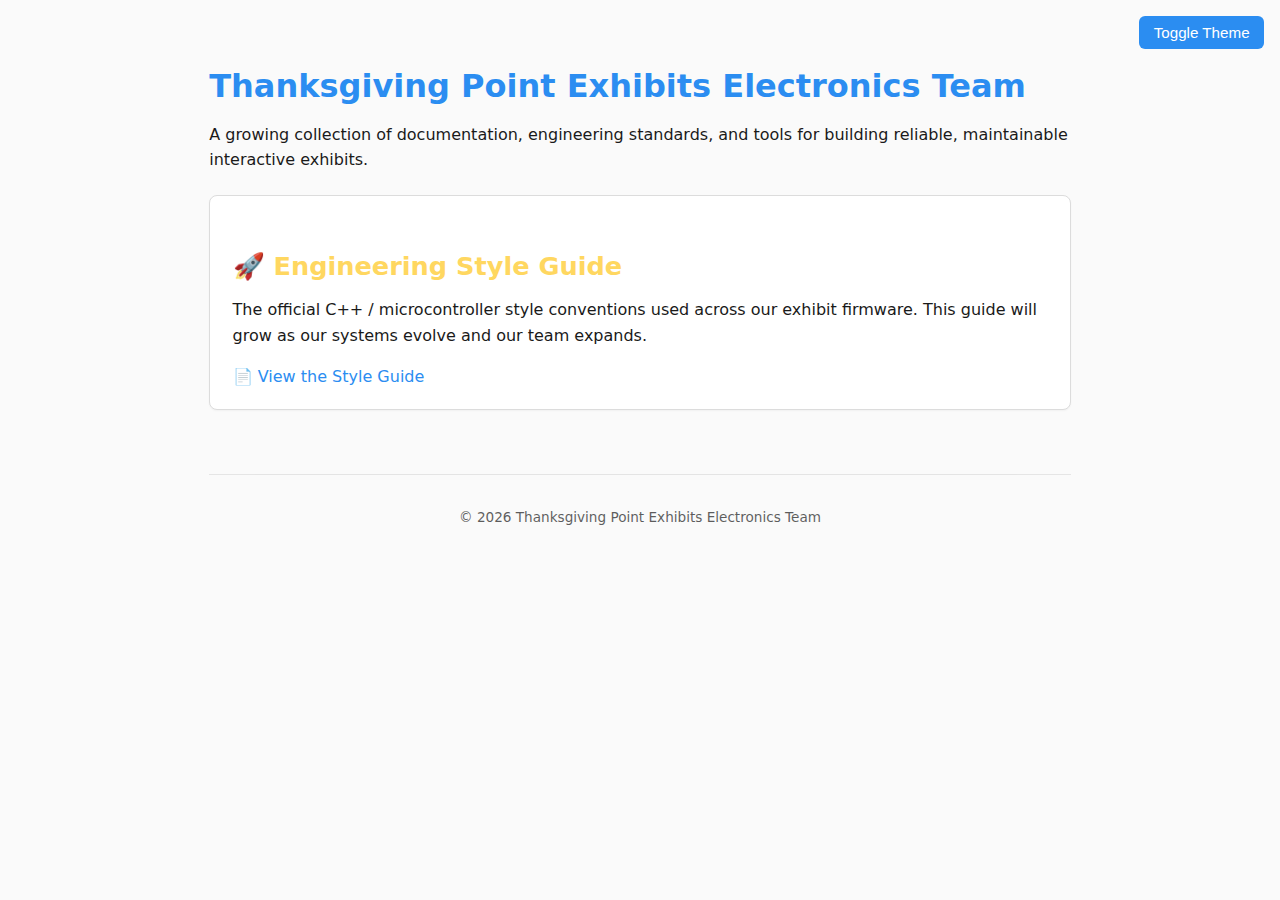
<file: index.html>
<!doctype html>
<html lang="en">
  <head>
    <meta charset="UTF-8" />
    <meta name="viewport" content="width=device-width, initial-scale=1.0" />
    <title>
      Thanksgiving Point Exhibits Electronics Team – Engineering Docs
    </title>

    <!-- Apply theme -->
    <link rel="stylesheet" href="theme.css" />
  </head>

  <body>
    <button class="theme-toggle" id="themeToggle">Toggle Theme</button>

    <div class="container">
      <header>
        <h1>Thanksgiving Point Exhibits Electronics Team</h1>
        <p>
          A growing collection of documentation, engineering standards, and
          tools for building reliable, maintainable interactive exhibits.
        </p>
      </header>

      <div class="card">
        <h2 class="card-title">🚀 Engineering Style Guide</h2>
        <p>
          The official C++ / microcontroller style conventions used across our
          exhibit firmware. This guide will grow as our systems evolve and our
          team expands.
        </p>

        <a class="main-link" href="styleguide.html">📄 View the Style Guide</a>
      </div>

      <footer>
        © <span id="year"></span> Thanksgiving Point Exhibits Electronics Team
      </footer>
    </div>

    <script>
      const root = document.documentElement;
      const btn = document.getElementById("themeToggle");

      // Load saved theme
      if (localStorage.getItem("theme") === "dark") {
        root.classList.add("dark");
      }

      btn.addEventListener("click", () => {
        root.classList.toggle("dark");
        const mode = root.classList.contains("dark") ? "dark" : "light";
        localStorage.setItem("theme", mode);
      });

      // Footer year updater
      document.getElementById("year").textContent = new Date().getFullYear();
    </script>
  </body>
</html>
</file>
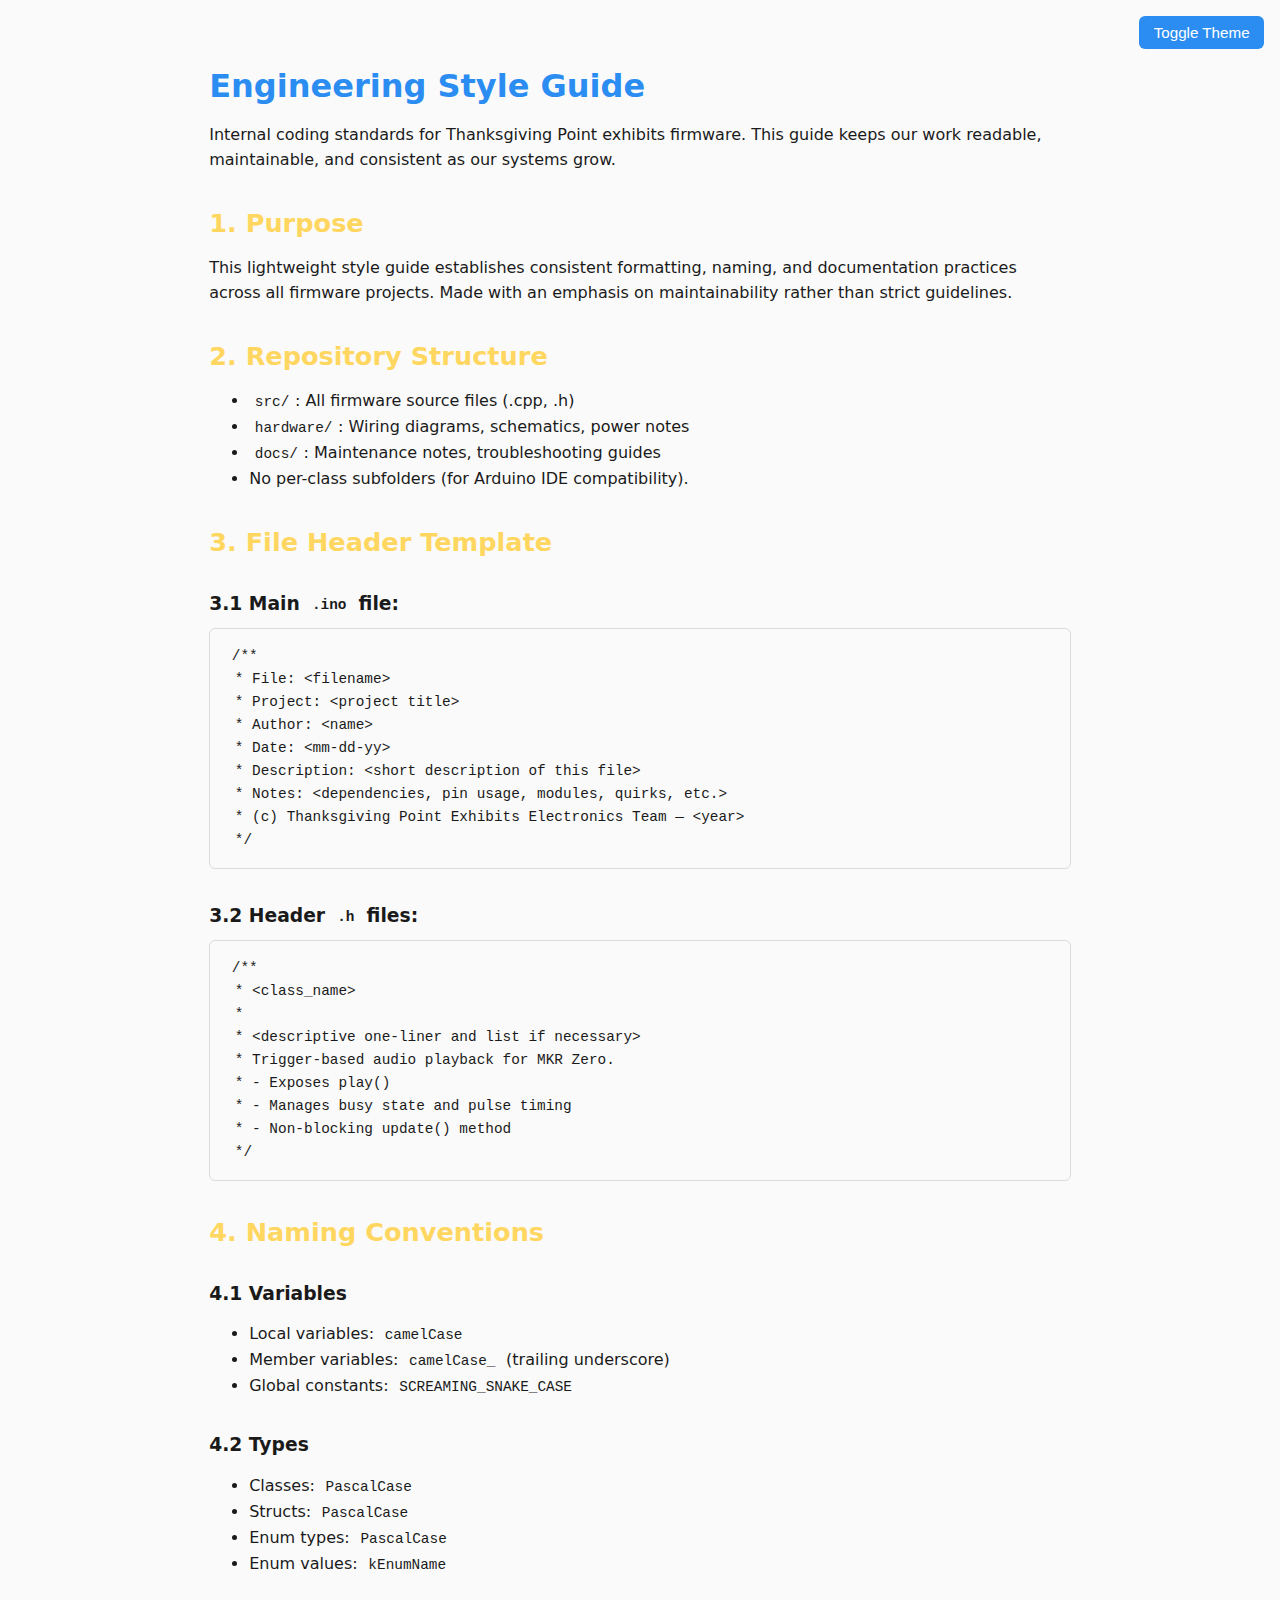
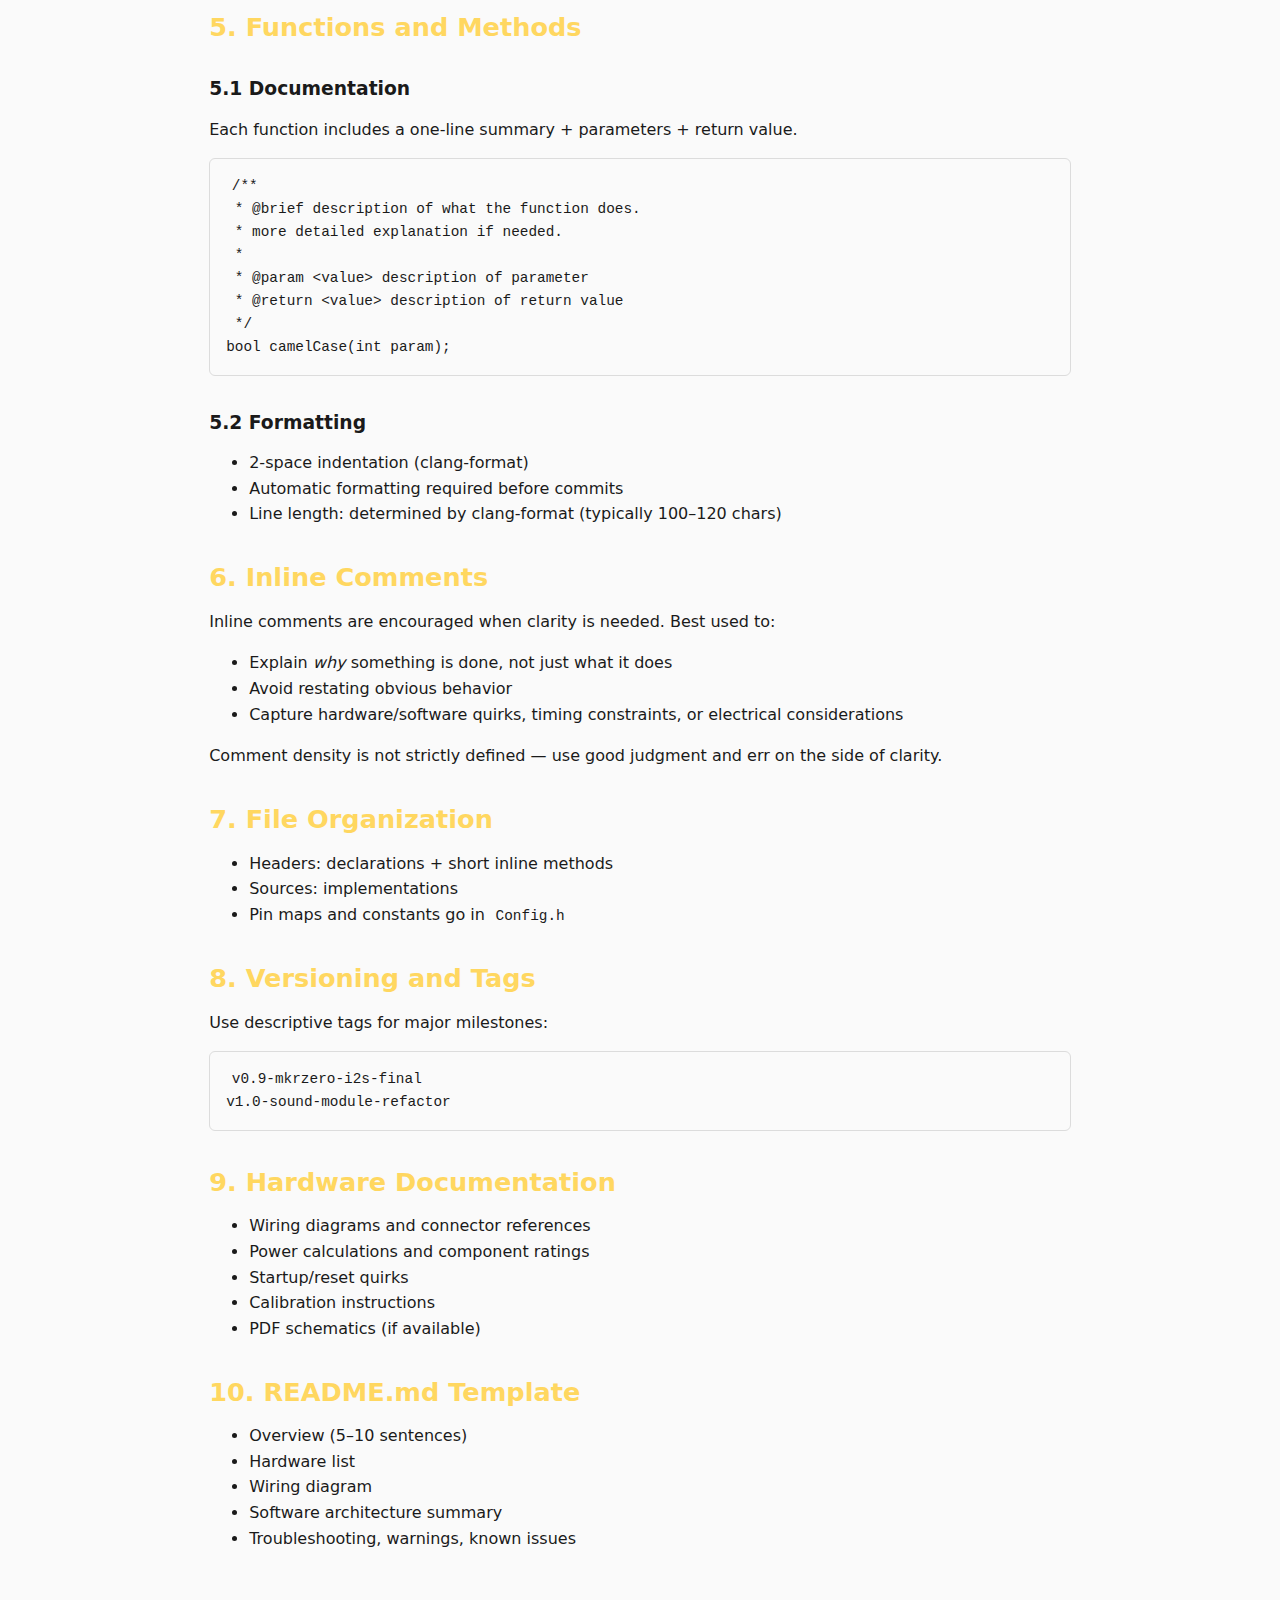
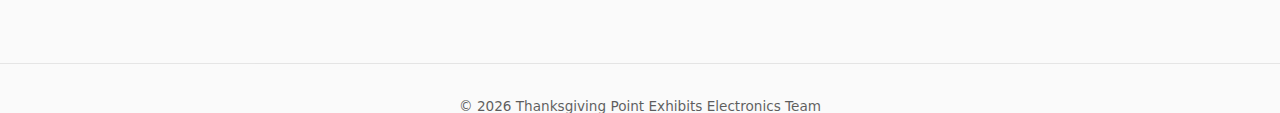
<file: styleguide.html>
<!doctype html>
<html lang="en">
  <head>
    <meta charset="UTF-8" />
    <meta name="viewport" content="width=device-width, initial-scale=1.0" />
    <title>Engineering Style Guide</title>

    <!-- Shared theme -->
    <link rel="stylesheet" href="theme.css" />
  </head>

  <body>
    <!-- Dark/Light mode toggle -->
    <button class="theme-toggle" id="themeToggle">Toggle Theme</button>

    <div class="container">
      <header>
        <h1>Engineering Style Guide</h1>
        <p>
          Internal coding standards for Thanksgiving Point exhibits firmware.
          This guide keeps our work readable, maintainable, and consistent as
          our systems grow.
        </p>
      </header>

      <h2>1. Purpose</h2>
      <p>
        This lightweight style guide establishes consistent formatting, naming,
        and documentation practices across all firmware projects. Made with an
        emphasis on maintainability rather than strict guidelines.
      </p>

      <h2>2. Repository Structure</h2>
      <ul>
        <li><code>src/</code>: All firmware source files (.cpp, .h)</li>
        <li>
          <code>hardware/</code>: Wiring diagrams, schematics, power notes
        </li>
        <li><code>docs/</code>: Maintenance notes, troubleshooting guides</li>
        <li>No per-class subfolders (for Arduino IDE compatibility).</li>
      </ul>

      <h2>3. File Header Template</h2>

      <h3>3.1 Main <code>.ino</code> file:</h3>
      <pre><code>/**
 * File: &lt;filename&gt;
 * Project: &lt;project title&gt;
 * Author: &lt;name&gt;
 * Date: &lt;mm-dd-yy&gt;
 * Description: &lt;short description of this file&gt;
 * Notes: &lt;dependencies, pin usage, modules, quirks, etc.&gt;
 * (c) Thanksgiving Point Exhibits Electronics Team — &lt;year&gt;
 */
</code></pre>

      <h3>3.2 Header <code>.h</code> files:</h3>
      <pre><code>/**
 * &lt;class_name&gt;
 *
 * &lt;descriptive one-liner and list if necessary&gt;
 * Trigger-based audio playback for MKR Zero.
 * - Exposes play()
 * - Manages busy state and pulse timing
 * - Non-blocking update() method
 */
</code></pre>

      <h2>4. Naming Conventions</h2>

      <h3>4.1 Variables</h3>
      <ul>
        <li>Local variables: <code>camelCase</code></li>
        <li>Member variables: <code>camelCase_</code> (trailing underscore)</li>
        <li>Global constants: <code>SCREAMING_SNAKE_CASE</code></li>
      </ul>

      <h3>4.2 Types</h3>
      <ul>
        <li>Classes: <code>PascalCase</code></li>
        <li>Structs: <code>PascalCase</code></li>
        <li>Enum types: <code>PascalCase</code></li>
        <li>Enum values: <code>kEnumName</code></li>
      </ul>

      <h2>5. Functions and Methods</h2>

      <h3>5.1 Documentation</h3>
      <p>
        Each function includes a one-line summary + parameters + return value.
      </p>

      <pre><code>/**
 * @brief description of what the function does.
 * more detailed explanation if needed.
 *
 * @param &lt;value&gt; description of parameter
 * @return &lt;value&gt; description of return value
 */
bool camelCase(int param);
</code></pre>

      <h3>5.2 Formatting</h3>
      <ul>
        <li>2-space indentation (clang-format)</li>
        <li>Automatic formatting required before commits</li>
        <li>
          Line length: determined by clang-format (typically 100–120 chars)
        </li>
      </ul>

      <h2>6. Inline Comments</h2>
      <p>
        Inline comments are encouraged when clarity is needed. Best used to:
      </p>

      <ul>
        <li>Explain <em>why</em> something is done, not just what it does</li>
        <li>Avoid restating obvious behavior</li>
        <li>
          Capture hardware/software quirks, timing constraints, or electrical
          considerations
        </li>
      </ul>

      <p>
        Comment density is not strictly defined — use good judgment and err on
        the side of clarity.
      </p>

      <h2>7. File Organization</h2>
      <ul>
        <li>Headers: declarations + short inline methods</li>
        <li>Sources: implementations</li>
        <li>Pin maps and constants go in <code>Config.h</code></li>
      </ul>

      <h2>8. Versioning and Tags</h2>
      <p>Use descriptive tags for major milestones:</p>

      <pre><code>v0.9-mkrzero-i2s-final
v1.0-sound-module-refactor
</code></pre>

      <h2>9. Hardware Documentation</h2>
      <ul>
        <li>Wiring diagrams and connector references</li>
        <li>Power calculations and component ratings</li>
        <li>Startup/reset quirks</li>
        <li>Calibration instructions</li>
        <li>PDF schematics (if available)</li>
      </ul>

      <h2>10. README.md Template</h2>
      <ul>
        <li>Overview (5–10 sentences)</li>
        <li>Hardware list</li>
        <li>Wiring diagram</li>
        <li>Software architecture summary</li>
        <li>Troubleshooting, warnings, known issues</li>
      </ul>
    </div>
    <!-- end container -->

    <footer>
      © <span id="year"></span> Thanksgiving Point Exhibits Electronics Team
    </footer>

    <script>
      // Theme loader
      const root = document.documentElement;
      const btn = document.getElementById("themeToggle");

      if (localStorage.getItem("theme") === "dark") {
        root.classList.add("dark");
      }

      btn.addEventListener("click", () => {
        root.classList.toggle("dark");
        const mode = root.classList.contains("dark") ? "dark" : "light";
        localStorage.setItem("theme", mode);
      });

      // Footer year
      document.getElementById("year").textContent = new Date().getFullYear();
    </script>
  </body>
</html>
</file>
<file: theme.css>
/* 
   LIGHT MODE (default)
*/
:root {
  /* neutral surfaces */
  --bg: #fafafa;
  --bg-alt: #ffffff;
  --fg: #1a1a1a;

  /* highlight colors */
  --accent: #2b8df1; /* sky blue */
  --accent-soft: #bee3ff; /* soft sky */
  --highlight: #ffd760; /* warm yellow */

  /* borders */
  --border: #dcdcdc;

  /* typography */
  --font-body:
    system-ui, -apple-system, BlinkMacSystemFont, "Segoe UI", Roboto, Helvetica,
    Arial, sans-serif;
}

/* 
   DARK MODE (default)
*/
:root.dark {
  --bg: #121212;
  --bg-alt: #1e1e1e;
  --fg: #eeeeee;

  --accent: #71b9ff; /* lighter sky blue */
  --accent-soft: #2a4766;
  --highlight: #ffdd6d;

  --border: #333333;
}

/*
   GLOBAL ELEMENTS
*/
* {
  box-sizing: border-box;
}

body {
  background: var(--bg);
  color: var(--fg);
  font-family: var(--font-body);
  margin: 0;
  padding: 0;
  line-height: 1.6;
  transition:
    background 0.2s ease,
    color 0.2s ease;
}

/* 
   PAGE WRAPPER
*/
.container {
  max-width: 900px;
  margin: 0 auto;
  padding: 2rem 1.2rem;
}

/*
   TYPOGRAPHY
*/
h1,
h2,
h3,
h4 {
  font-weight: 600;
  line-height: 1.2;
  margin-top: 2.2rem;
  margin-bottom: 0.8rem;
}

h1 {
  font-size: 2rem;
  color: var(--accent);
}

h2 {
  font-size: 1.6rem;
  color: var(--highlight);
}

a {
  color: var(--accent);
  text-decoration: none;
}

a:hover {
  text-decoration: underline;
}

/*
   CARD / SECTION STYLING
*/
.card {
  background: var(--bg-alt);
  border: 1px solid var(--border);
  padding: 1.2rem 1.4rem;
  margin: 1.4rem 0;
  border-radius: 8px;
  box-shadow: 0 1px 2px rgba(0, 0, 0, 0.04);
  transition:
    background 0.2s ease,
    border-color 0.2s ease;
}

.card:hover {
  border-color: var(--accent);
}

/* 
  CARD TITLE
*/
.card-title {
}

/*
   BUTTONS — including the theme toggle
*/
button,
.theme-toggle {
  display: inline-block;
  background: var(--accent);
  color: #ffffff;
  border: none;
  padding: 0.5rem 0.9rem;
  border-radius: 6px;
  font-size: 0.95rem;
  cursor: pointer;
  transition:
    background 0.15s ease,
    transform 0.1s ease;
}

button:hover,
.theme-toggle:hover {
  background: var(--highlight);
  color: #1a1a1a;
}

button:active,
.theme-toggle:active {
  transform: scale(0.96);
}

/* fixed toggle button placement */
.theme-toggle {
  position: fixed;
  top: 1rem;
  right: 1rem;
  z-index: 999;
}

/* 
   CODE BLOCK STYLING
*/
code {
  padding: 0.2rem 0.35rem;
  border-radius: 4px;
  font-size: 0.9rem;
}

pre {
  padding: 1rem;
  border-radius: 6px;
  overflow-x: auto;
  border: 1px solid var(--border);
}

/*
   FOOTER
*/
footer {
  margin-top: 4rem;
  padding-top: 2rem;
  border-top: 1px solid var(--border);
  font-size: 0.85rem;
  color: var(--fg);
  opacity: 0.7;
  text-align: center;
}
</file>
